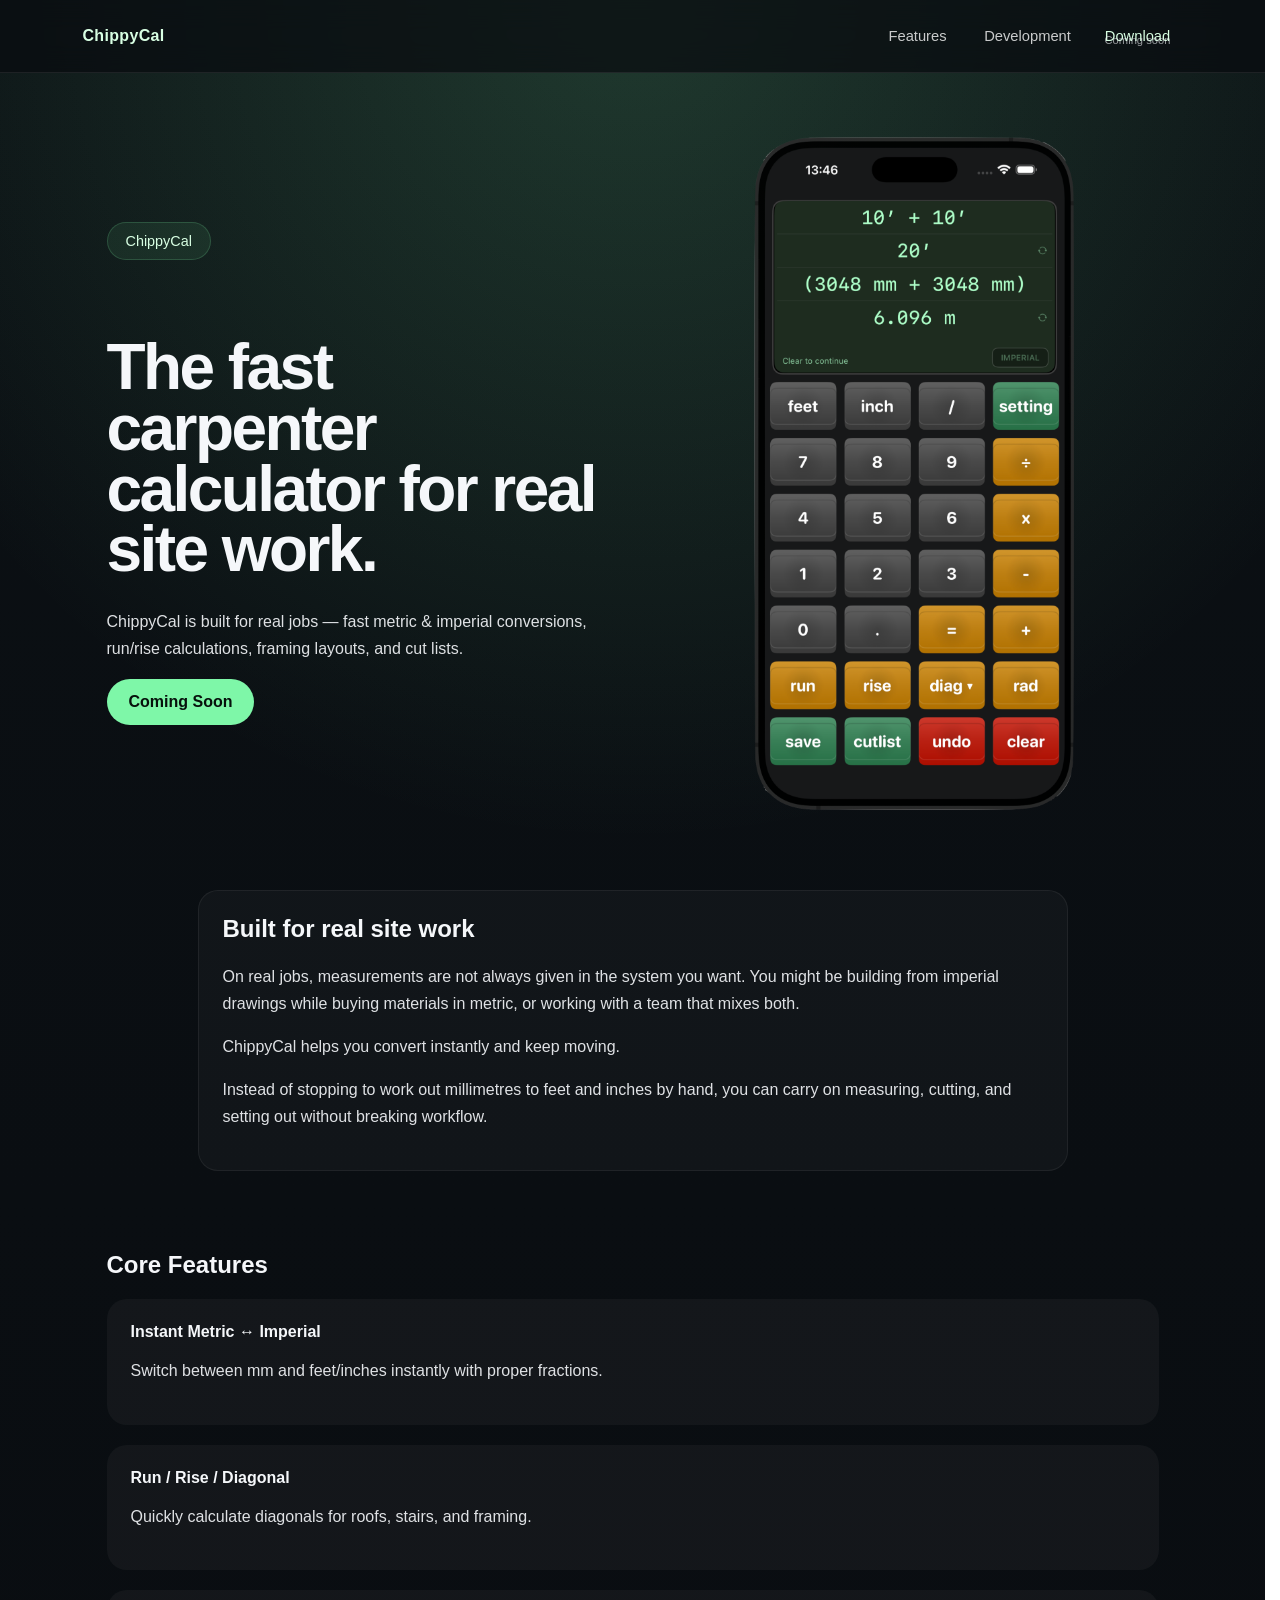
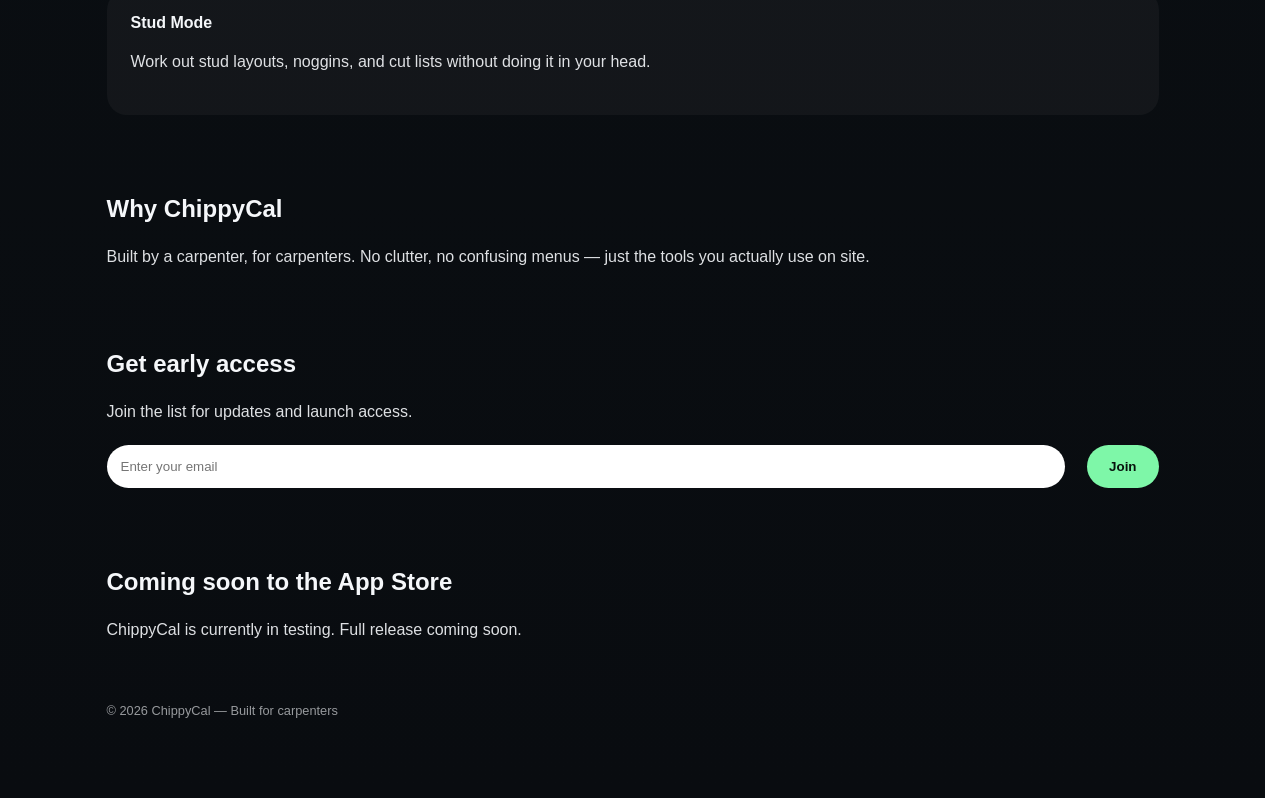
<file: index.html>
<!DOCTYPE html>
<html lang="en">
<head>
<meta charset="UTF-8" />
<meta name="viewport" content="width=device-width, initial-scale=1.0" />
<title>ChippyCal | Carpenter Calculator App</title>
<meta name="description" content="ChippyCal is a carpenter calculator app built for fast metric and imperial conversions, framing layouts, run/rise/diagonal calculations, and cut lists." />
<link rel="stylesheet" href="header.css">

<style>
body {
  margin:0;
  font-family:-apple-system, BlinkMacSystemFont, 'SF Pro Display', sans-serif;
  background:
    radial-gradient(circle at top, rgba(126, 247, 168, 0.18), transparent 34%),
    linear-gradient(180deg, #0b1014 0%, #090c10 100%);
  color:#f5f7fa;
  overflow-x:hidden;
}

.container {
  max-width:1100px;
  margin:0 auto;
  padding:64px 24px 80px;
  box-sizing:border-box;
}

h1 {
  font-size:clamp(2.5rem,5vw,4.6rem);
  line-height:0.95;
  letter-spacing:-0.04em;
  margin-bottom:28px;
}

p {
  line-height:1.7;
  opacity:0.9;
}

.hero {
  display:grid;
  grid-template-columns:1fr 1fr;
  gap:72px;
  align-items:center;
  min-height:72vh;
}

.button {
  display:inline-block;
  padding:14px 22px;
  border-radius:999px;
  background:#7ef7a8;
  color:#07110c;
  font-weight:600;
  text-decoration:none;
}

.section {
  margin-top:80px;
}

.card {
  background:rgba(255,255,255,0.04);
  padding:24px;
  border-radius:20px;
  margin-top:20px;
}

.input {
  padding:14px;
  border-radius:999px;
  border:none;
  width:250px;
  margin-right:10px;
}

.signup-form {
  display:flex;
  gap:12px;
  flex-wrap:wrap;
  margin-top:20px;
}

.signup-form .input {
  flex:1;
  min-width:240px;
}

.signup-form button {
  border:none;
  cursor:pointer;
}

.footer {
  margin-top:60px;
  font-size:0.8rem;
  opacity:0.6;
}

@media (max-width: 860px) {
  .hero {
    grid-template-columns:1fr;
    gap:48px;
    text-align:center;
  }

  .hero img {
    width:100% !important;
    max-width:340px !important;
  }

  .container {
    padding:48px 20px 72px;
  }
}
</style>
</head>

<body>

<header class="header">
  <div class="header-inner">
    <a class="logo" href="index.html">ChippyCal</a>

    <nav class="nav" aria-label="Main navigation">
      <a href="features.html">Features</a>
      <a href="development.html">Development</a>

      <div style="position:relative; display:flex; align-items:center;">
        <a class="download-link" href="#appstore">Download</a>
        <div style="position:absolute; top:34px; left:50%; transform:translateX(-50%); font-size:0.7rem; opacity:0.6; white-space:nowrap;">Coming soon</div>
      </div>
    </nav>
  </div>
</header>

<main class="container">

  <section class="hero">
    <div>
      <div style="display:inline-block; padding:10px 18px; border-radius:999px; background:rgba(126,247,168,0.08); border:1px solid rgba(126,247,168,0.18); color:#d8ffe3; font-size:0.9rem; margin-bottom:24px;">
        ChippyCal
      </div>

      <h1>The fast carpenter calculator for real site work.</h1>

      <p>
        ChippyCal is built for real jobs — fast metric & imperial conversions,
        run/rise calculations, framing layouts, and cut lists.
      </p>

      <a href="#appstore" class="button">Coming Soon</a>
    </div>

    <div>
      <img src="images/chippycal-clean-phone.png" alt="ChippyCal app preview on iPhone" style="width:100%; max-width:320px; display:block; margin:0 auto; border-radius:20px;">
    </div>
  </section>

  <section class="section">
    <div class="card" style="background:rgba(255,255,255,0.03); border:1px solid rgba(255,255,255,0.06); max-width:820px; margin:0 auto;">
      <h2 style="margin-top:0;">Built for real site work</h2>

      <p>
        On real jobs, measurements are not always given in the system you want.
        You might be building from imperial drawings while buying materials in metric,
        or working with a team that mixes both.
      </p>

      <p>
        ChippyCal helps you convert instantly and keep moving.
      </p>

      <p>
        Instead of stopping to work out millimetres to feet and inches by hand,
        you can carry on measuring, cutting, and setting out without breaking workflow.
      </p>
    </div>
  </section>

  <section class="section">
    <h2>Core Features</h2>

    <div class="card">
      <strong>Instant Metric ↔ Imperial</strong>
      <p>Switch between mm and feet/inches instantly with proper fractions.</p>
    </div>

    <div class="card">
      <strong>Run / Rise / Diagonal</strong>
      <p>Quickly calculate diagonals for roofs, stairs, and framing.</p>
    </div>

    <div class="card">
      <strong>Stud Mode</strong>
      <p>Work out stud layouts, noggins, and cut lists without doing it in your head.</p>
    </div>
  </section>

  <section class="section">
    <h2>Why ChippyCal</h2>
    <p>
      Built by a carpenter, for carpenters. No clutter, no confusing menus — just the tools you actually use on site.
    </p>
  </section>

  <section class="section signup">
    <h2>Get early access</h2>
    <p>Join the list for updates and launch access.</p>

    <form
      class="signup-form"
      action="https://chippycal.us5.list-manage.com/subscribe/post?u=5f788e381d7d2507d632d8ed6&amp;id=597a0e510a&amp;f_id=00f2bdedf0"
      method="post"
      target="_blank"
    >
      <input
        class="input"
        type="email"
        name="EMAIL"
        placeholder="Enter your email"
        required
      >

      <div style="position:absolute; left:-5000px;" aria-hidden="true">
        <input type="text" name="b_5f788e381d7d2507d632d8ed6_597a0e510a" tabindex="-1" value="">
      </div>

      <button type="submit" class="button">
        Join
      </button>
    </form>
  </section>

  <section class="section" id="appstore">
    <h2>Coming soon to the App Store</h2>
    <p>
      ChippyCal is currently in testing. Full release coming soon.
    </p>
  </section>

  <footer class="footer">
    © 2026 ChippyCal — Built for carpenters
  </footer>

</main>

</body>
</html>
</file>
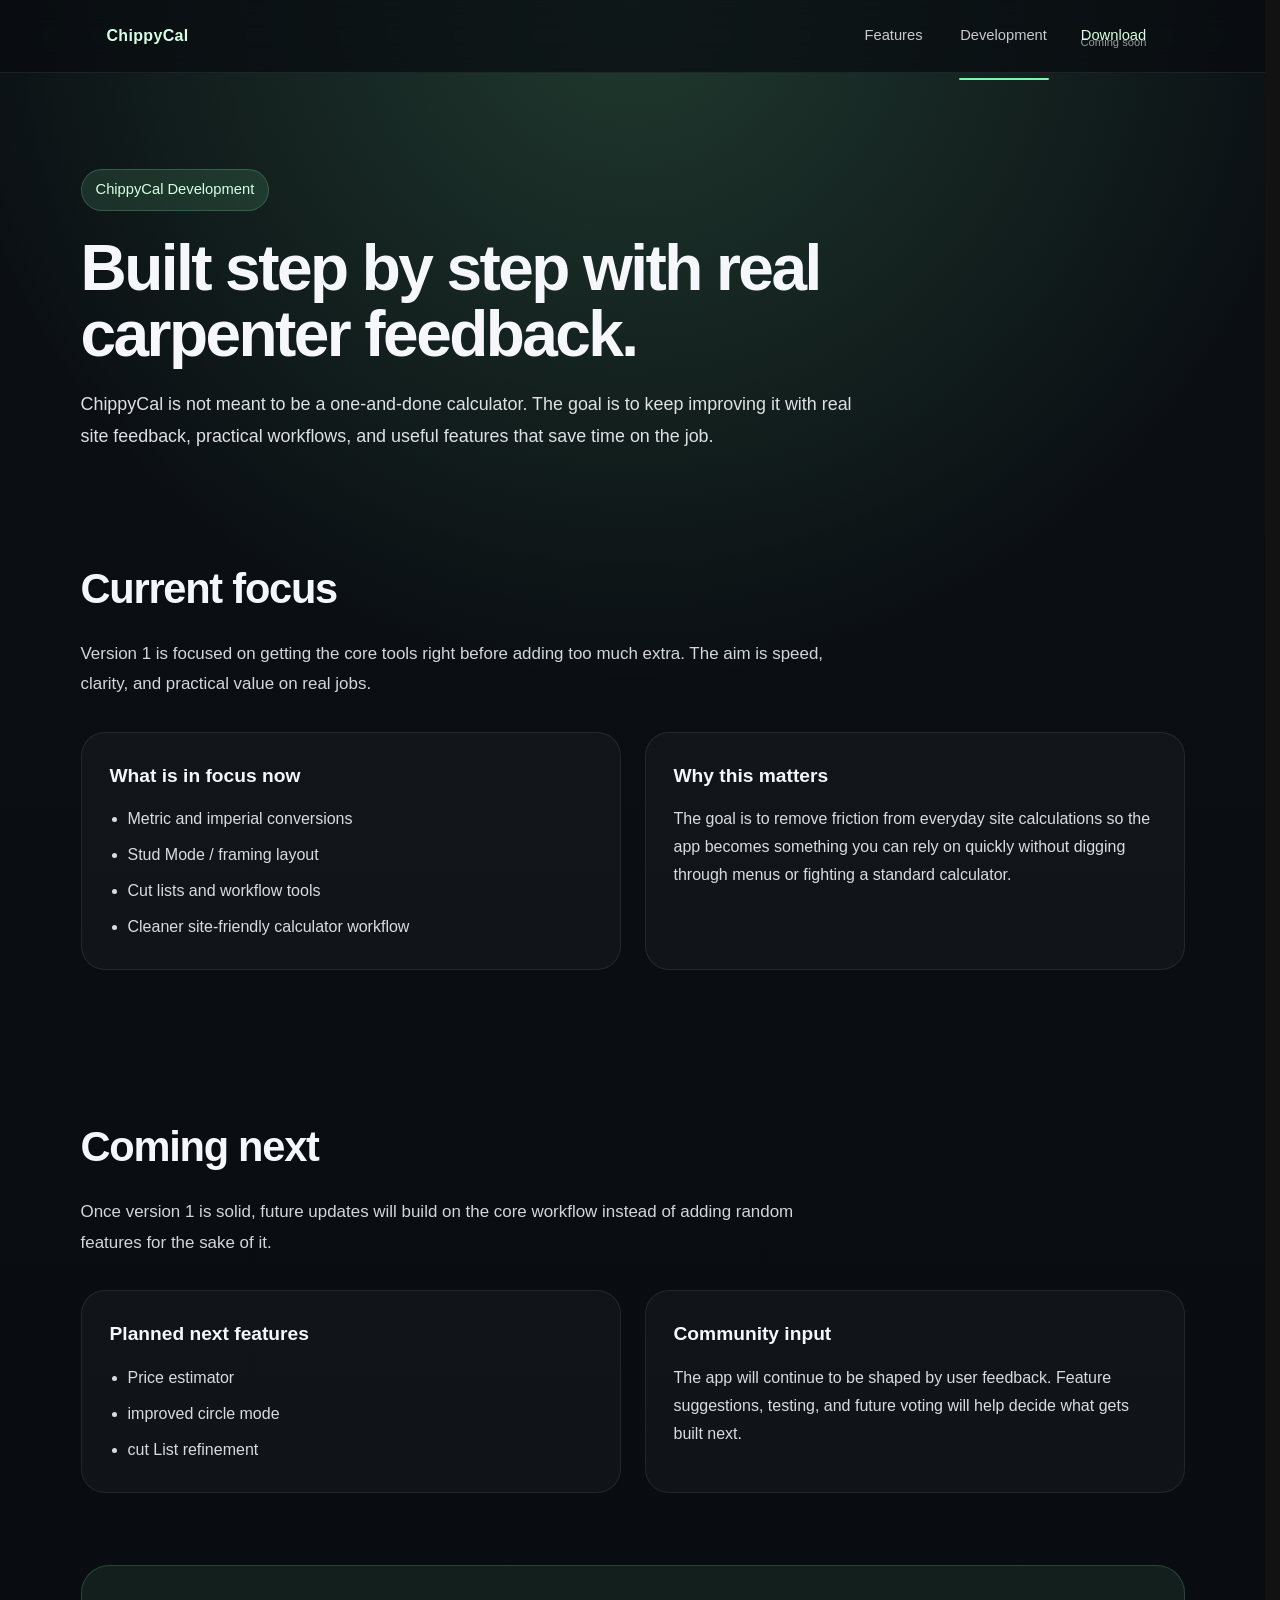
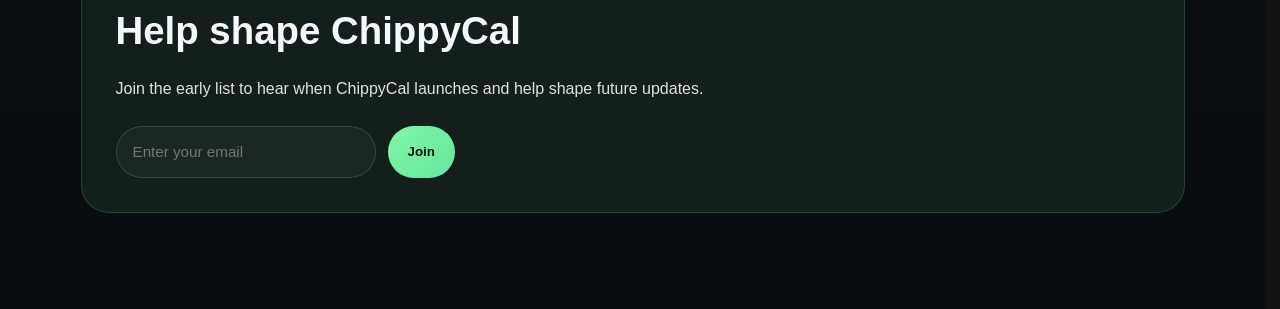
<file: development.html>
<!DOCTYPE html>
<html lang="en">
<head>
<meta charset="UTF-8" />
<meta name="viewport" content="width=device-width, initial-scale=1.0" />
<title>ChippyCal Development</title>
<link rel="stylesheet" href="header.css">
<style>
:root { color-scheme: dark; }

* { box-sizing: border-box; }

body {
margin: 0;
font-family: -apple-system, BlinkMacSystemFont, "SF Pro Display", "Inter", sans-serif;
background:
radial-gradient(circle at top, rgba(126, 247, 168, 0.18), transparent 34%),
linear-gradient(180deg, #0b1014 0%, #090c10 100%);
color: #f5f7fa;
line-height: 1.6;
}

.page-hero {
max-width: 1200px;
margin: 0 auto;
padding: 96px 48px 32px;
}

.eyebrow {
display: inline-flex;
padding: 8px 14px;
border-radius: 999px;
background: rgba(126, 247, 168, 0.12);
border: 1px solid rgba(126, 247, 168, 0.22);
color: #d6ffe2;
font-size: 0.92rem;
margin-bottom: 24px;
}

h1 {
font-size: clamp(2.6rem, 5vw, 4.5rem);
line-height: 1.04;
letter-spacing: -0.04em;
margin: 0 0 20px;
max-width: 900px;
}

.hero-copy {
max-width: 780px;
font-size: 1.12rem;
line-height: 1.8;
opacity: 0.9;
margin: 0;
}

.section {
max-width: 1200px;
margin: 0 auto;
padding: 72px 48px;
}

.section-header {
max-width: 760px;
margin-bottom: 32px;
}

.section-header h2 {
font-size: clamp(1.8rem, 3.4vw, 2.6rem);
margin: 0 0 16px;
letter-spacing: -0.03em;
}

.section-header p {
margin: 0;
font-size: 1.06rem;
line-height: 1.8;
opacity: 0.86;
}

.grid {
display: grid;
grid-template-columns: repeat(2, 1fr);
gap: 24px;
}

.card {
background: rgba(255, 255, 255, 0.03);
border: 1px solid rgba(255, 255, 255, 0.08);
border-radius: 24px;
padding: 28px;
}

.card h3 {
margin: 0 0 14px;
font-size: 1.2rem;
}

.card p,
.card ul {
margin: 0;
opacity: 0.88;
line-height: 1.75;
}

.card ul {
padding-left: 18px;
display: grid;
gap: 8px;
}

.footer-cta {
max-width: 1200px;
margin: 0 auto;
padding: 0 48px 96px;
}

.footer-cta-card {
background: rgba(126, 247, 168, 0.08);
border: 1px solid rgba(126, 247, 168, 0.18);
border-radius: 28px;
padding: 34px;
}

.footer-cta-card h2 {
margin: 0 0 14px;
font-size: clamp(1.8rem, 3vw, 2.5rem);
}

.footer-cta-card p {
margin: 0 0 22px;
max-width: 760px;
opacity: 0.9;
line-height: 1.8;
}

.signup-form {
display: flex;
gap: 12px;
flex-wrap: wrap;
margin-top: 0;
}

.signup-input {
min-height: 52px;
padding: 0 16px;
border-radius: 999px;
border: 1px solid rgba(255,255,255,0.14);
background: rgba(255,255,255,0.04);
color: #f5f7fa;
min-width: 260px;
font-size: 0.95rem;
}

.btn-primary {
display: inline-flex;
align-items: center;
justify-content: center;
min-height: 52px;
padding: 0 20px;
border-radius: 999px;
text-decoration: none;
font-weight: 600;
background: linear-gradient(135deg, #7ef7a8 0%, #67e49f 100%);
color: #07110c;
border: none;
cursor: pointer;
}

@media (max-width: 980px) {

.page-hero,
.section,
.footer-cta {
padding-left: 24px;
padding-right: 24px;
}

.grid {
grid-template-columns: 1fr;
}

.card {
padding: 24px;
}

.card h3 {
font-size: 1.5rem;
}

.card p,
.card ul {
font-size: 1.05rem;
line-height: 1.8;
}
}
</style>
</head>
<body>
<header class="header">
<div class="header-inner">
<a class="logo" href="index.html">ChippyCal</a>
<nav class="nav" aria-label="Main navigation">
<a href="features.html">Features</a>
<a class="active" href="development.html">Development</a>
<div style="position:relative; display:flex; align-items:center;">
<a class="download-link" href="#">Download</a>
<div style="position:absolute; top:34px; left:50%; transform:translateX(-50%); font-size:0.7rem; opacity:0.6; white-space:nowrap;">Coming soon</div>
</div>
</nav>
</div>
</header>

<section class="page-hero">
<span class="eyebrow">ChippyCal Development</span>
<h1>Built step by step with real carpenter feedback.</h1>
<p class="hero-copy">
ChippyCal is not meant to be a one-and-done calculator. The goal is to keep improving it with real site feedback, practical workflows, and useful features that save time on the job.
</p>
</section>

<section class="section">
<div class="section-header">
<h2>Current focus</h2>
<p>
Version 1 is focused on getting the core tools right before adding too much extra. The aim is speed, clarity, and practical value on real jobs.
</p>
</div>

<div class="grid">
<div class="card">
<h3>What is in focus now</h3>
<ul>
<li>Metric and imperial conversions</li>
<li>Stud Mode / framing layout</li>
<li>Cut lists and workflow tools</li>
<li>Cleaner site-friendly calculator workflow</li>
</ul>
</div>

<div class="card">
<h3>Why this matters</h3>
<p>
The goal is to remove friction from everyday site calculations so the app becomes something you can rely on quickly without digging through menus or fighting a standard calculator.
</p>
</div>
</div>
</section>

<section class="section">
<div class="section-header">
<h2>Coming next</h2>
<p>
Once version 1 is solid, future updates will build on the core workflow instead of adding random features for the sake of it.
</p>
</div>

<div class="grid">
<div class="card">
<h3>Planned next features</h3>
<ul>
<li> Price estimator</li>
<li> improved circle mode</li>
<li> cut List refinement</li>
</li>
</ul> 
</div>

<div class="card">
<h3>Community input</h3>
<p>
The app will continue to be shaped by user feedback. Feature suggestions, testing, and future voting will help decide what gets built next.
</p>
</div>
</div>
</section>

<section class="footer-cta">
<div class="footer-cta-card">
<h2>Help shape ChippyCal</h2>
<p>
Join the early list to hear when ChippyCal launches and help shape future updates.
</p>
<form action="https://chippycal.us5.list-manage.com/subscribe/post?u=5f788e381d7d2507d632d8ed6&amp;id=597a0e510a&amp;f_id=00c2bdedf0" method="post" target="_blank">
<div class="signup-form">
<input
class="signup-input"
type="email"
name="EMAIL"
placeholder="Enter your email"
required
>
<button type="submit" class="btn-primary">Join</button>
</div>

<div style="position:absolute; left:-5000px;" aria-hidden="true">
<input type="text" name="b_5f788e381d7d2507d632d8ed6_597a0e510a" tabindex="-1" value="">
</div>
</form>
</div>
</section>
</body>
</html>
</file>
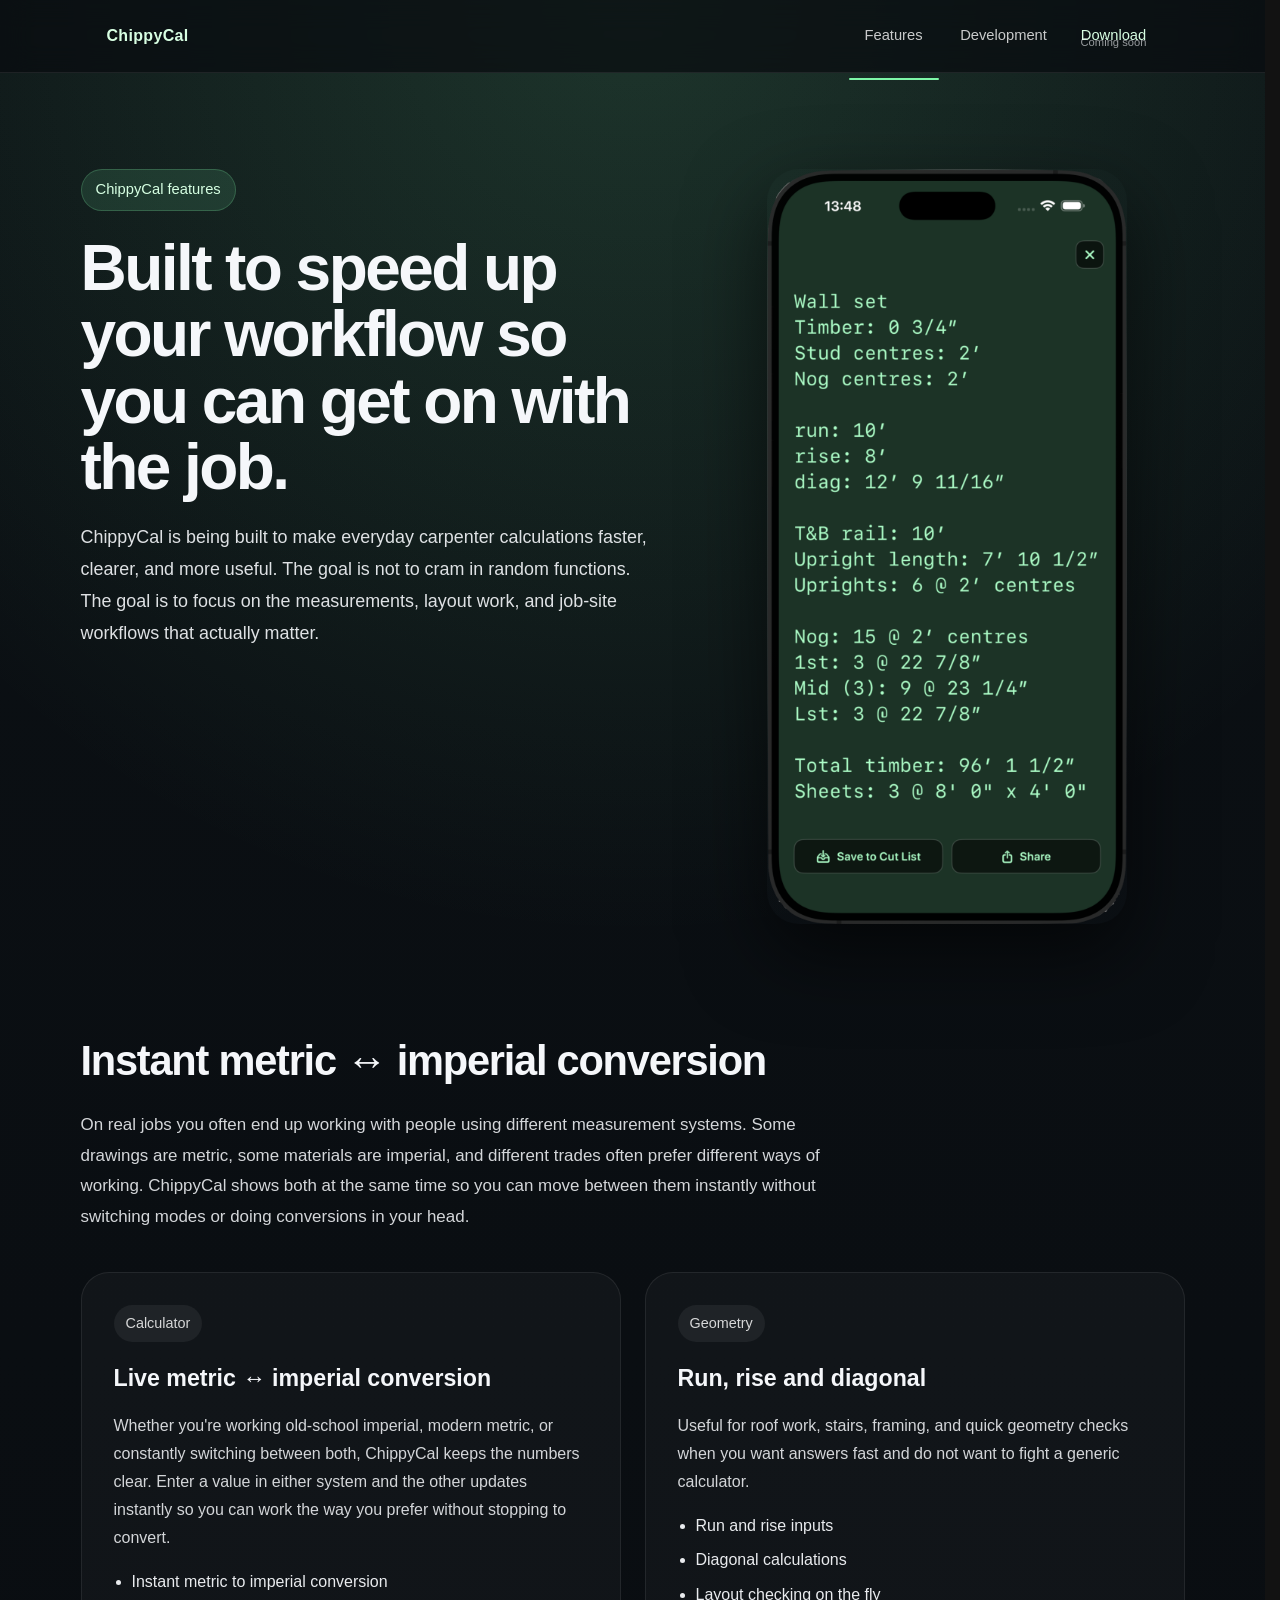
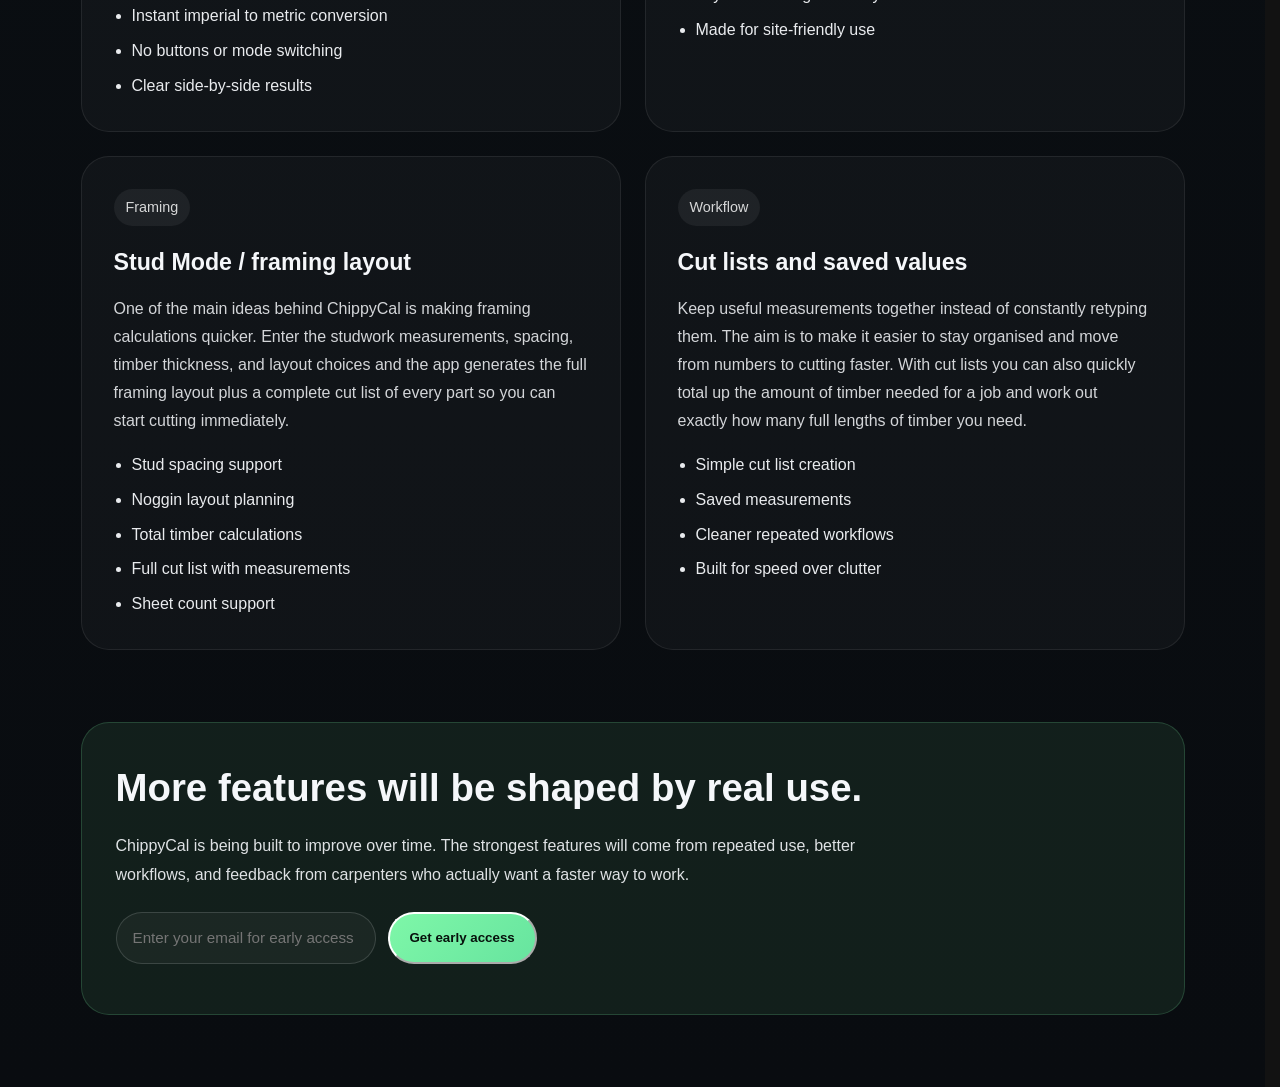
<file: features.html>
<!DOCTYPE html>
<html lang="en">
<head>
    <meta charset="UTF-8" />
    <meta name="viewport" content="width=device-width, initial-scale=1.0" />
    <title>ChippyCal Features</title>
    <link rel="stylesheet" href="header.css">
    <style>
        :root {
            color-scheme: dark;
        }

        * {
            box-sizing: border-box;
        }

        html {
            scroll-behavior: smooth;
        }

        body {
            margin: 0;
            font-family: -apple-system, BlinkMacSystemFont, "SF Pro Display", "Inter", sans-serif;
            background:
                radial-gradient(circle at top, rgba(126, 247, 168, 0.16), transparent 34%),
                linear-gradient(180deg, #0b1014 0%, #090c10 100%);
            color: #f5f7fa;
            line-height: 1.6;
        }

        a {
            color: inherit;
        }


        .page-hero {
            max-width: 1200px;
            margin: 0 auto;
            padding: 96px 48px 32px;
            display: grid;
            grid-template-columns: 1.1fr 0.9fr;
            gap: 48px;
            align-items: flex-start;
        }

        .eyebrow {
            display: inline-flex;
            padding: 8px 14px;
            border-radius: 999px;
            background: rgba(126, 247, 168, 0.12);
            border: 1px solid rgba(126, 247, 168, 0.22);
            color: #d6ffe2;
            font-size: 0.92rem;
            margin-bottom: 24px;
        }

        h1 {
            font-size: clamp(2.6rem, 5vw, 4.5rem);
            line-height: 1.04;
            letter-spacing: -0.04em;
            margin: 0 0 20px;
            max-width: 900px;
        }

        .hero-copy {
            max-width: 780px;
            font-size: 1.12rem;
            line-height: 1.8;
            opacity: 0.9;
            margin: 0;
        }

        .hero-phone {
            display: flex;
            justify-content: center;
        }

        .section {
            max-width: 1200px;
            margin: 0 auto;
            padding: 72px 48px;
        }

        .section-header {
            max-width: 760px;
            margin-bottom: 40px;
        }

        .section-header h2 {
            font-size: clamp(1.8rem, 3.4vw, 2.6rem);
            margin: 0 0 16px;
            letter-spacing: -0.03em;
        }

        .section-header p {
            margin: 0;
            font-size: 1.06rem;
            line-height: 1.8;
            opacity: 0.86;
        }

        .feature-grid {
            display: grid;
            grid-template-columns: repeat(2, minmax(0, 1fr));
            gap: 24px;
        }

        .feature-card {
            background: rgba(255, 255, 255, 0.03);
            border: 1px solid rgba(255, 255, 255, 0.08);
            border-radius: 28px;
            padding: 32px;
        }

        .feature-tag {
            display: inline-flex;
            margin-bottom: 18px;
            padding: 7px 12px;
            border-radius: 999px;
            background: rgba(255, 255, 255, 0.06);
            color: rgba(255, 255, 255, 0.82);
            font-size: 0.9rem;
        }

        .feature-card h3 {
            margin: 0 0 14px;
            font-size: 1.45rem;
        }

        .feature-card p {
            margin: 0 0 18px;
            line-height: 1.75;
            opacity: 0.85;
        }

        .feature-card ul {
            margin: 0;
            padding-left: 18px;
            display: grid;
            gap: 10px;
        }

        .feature-card li {
            line-height: 1.55;
            opacity: 0.95;
        }

        .example-section {
            display: grid;
            grid-template-columns: 1fr 1fr;
            gap: 24px;
        }

        .example-card,
        .placeholder-card {
            background: rgba(255, 255, 255, 0.03);
            border: 1px solid rgba(255, 255, 255, 0.08);
            border-radius: 28px;
            padding: 32px;
        }

        .example-card h3,
        .placeholder-card h3 {
            margin: 0 0 16px;
            font-size: 1.3rem;
        }

        .example-card p,
        .placeholder-card p {
            margin: 0 0 16px;
            line-height: 1.75;
            opacity: 0.86;
        }

        .example-card p:last-child,
        .placeholder-card p:last-child {
            margin-bottom: 0;
        }

        .example-list {
            display: grid;
            gap: 14px;
            margin-top: 18px;
        }

        .example-row {
            display: flex;
            justify-content: space-between;
            gap: 16px;
            padding-bottom: 12px;
            border-bottom: 1px solid rgba(255, 255, 255, 0.08);
        }

        .example-row:last-child {
            border-bottom: 0;
            padding-bottom: 0;
        }

        .example-label {
            opacity: 0.7;
        }

        .example-value {
            font-weight: 700;
        }

        .footer-cta {
            max-width: 1200px;
            margin: 0 auto;
            padding: 0 48px 72px;
        }

        .footer-cta-card {
            background: rgba(126, 247, 168, 0.08);
            border: 1px solid rgba(126, 247, 168, 0.18);
            border-radius: 28px;
            padding: 34px;
        }

        .footer-cta-card h2 {
            margin: 0 0 14px;
            font-size: clamp(1.8rem, 3vw, 2.5rem);
        }

        .footer-cta-card p {
            margin: 0 0 22px;
            max-width: 760px;
            opacity: 0.9;
            line-height: 1.8;
        }

        .button-row {
            display: flex;
            flex-wrap: wrap;
            gap: 14px;
        }

        .btn-primary,
        .btn-secondary {
            display: inline-flex;
            align-items: center;
            justify-content: center;
            min-height: 52px;
            padding: 0 20px;
            border-radius: 999px;
            text-decoration: none;
            font-weight: 600;
            transition: transform 0.2s ease, opacity 0.2s ease;
        }

        .btn-primary {
            background: linear-gradient(135deg, #7ef7a8 0%, #67e49f 100%);
            color: #07110c;
        }

        .btn-secondary {
            border: 1px solid rgba(255, 255, 255, 0.12);
            background: rgba(255, 255, 255, 0.04);
            color: #f5f7fa;
        }

        .btn-primary:hover,
        .btn-secondary:hover {
            transform: translateY(-1px);
            opacity: 0.96;
        }

        @media (max-width: 980px) {
            .page-hero,
            .section,
            .footer-cta {
                padding-left: 24px;
                padding-right: 24px;
            }

            .feature-grid,
            .example-section {
                grid-template-columns: 1fr;
            }
        }
    </style>
</head>
<body>
    <header class="header">
        <div class="header-inner">
            <a class="logo" href="index.html">ChippyCal</a>
            <nav class="nav" aria-label="Main navigation">
                <a class="active" href="features.html">Features</a>
                <a href="development.html">Development</a>
                <div style="position:relative; display:flex; align-items:center;">
                  <a class="download-link" href="#">Download</a>
                  <div style="position:absolute; top:34px; left:50%; transform:translateX(-50%); font-size:0.7rem; opacity:0.6; white-space:nowrap;">Coming soon</div>
                </div>
            </nav>
        </div>
    </header>

    <section class="page-hero">
        <div>
            <span class="eyebrow">ChippyCal features</span>
            <h1>Built to speed up your workflow so you can get on with the job.</h1>
            <p class="hero-copy">
                ChippyCal is being built to make everyday carpenter calculations faster, clearer, and more useful. The goal is not to cram in random functions. The goal is to focus on the measurements, layout work, and job-site workflows that actually matter.
            </p>
        </div>
        <div class="hero-phone">
            <img src="images/stud-mode.png" alt="ChippyCal stud mode full screen" style="width:360px; max-width:100%; border-radius:32px; box-shadow:0 30px 80px rgba(0,0,0,0.6);">
        </div>
    </section>

    <section class="section">
        <div class="section-header">
            <h2>Instant metric ↔ imperial conversion</h2>
            <p>
                On real jobs you often end up working with people using different measurement systems. Some drawings are metric, some materials are imperial, and different trades often prefer different ways of working. ChippyCal shows both at the same time so you can move between them instantly without switching modes or doing conversions in your head.
            </p>
        </div>

        <div class="feature-grid">
            <article class="feature-card">
                <span class="feature-tag">Calculator</span>
                <h3>Live metric ↔ imperial conversion</h3>
                <p>
                    Whether you're working old‑school imperial, modern metric, or constantly switching between both, ChippyCal keeps the numbers clear. Enter a value in either system and the other updates instantly so you can work the way you prefer without stopping to convert.
                </p>
                <ul>
                    <li>Instant metric to imperial conversion</li>
                    <li>Instant imperial to metric conversion</li>
                    <li>No buttons or mode switching</li>
                    <li>Clear side‑by‑side results</li>
                </ul>
            </article>

            <article class="feature-card">
                <span class="feature-tag">Geometry</span>
                <h3>Run, rise and diagonal</h3>
                <p>
                    Useful for roof work, stairs, framing, and quick geometry checks when you want answers fast and do not want to fight a generic calculator.
                </p>
                <ul>
                    <li>Run and rise inputs</li>
                    <li>Diagonal calculations</li>
                    <li>Layout checking on the fly</li>
                    <li>Made for site-friendly use</li>
                </ul>
            </article>

            <article class="feature-card">
                <span class="feature-tag">Framing</span>
                <h3>Stud Mode / framing layout</h3>
                <p>
                    One of the main ideas behind ChippyCal is making framing calculations quicker. Enter the studwork measurements, spacing, timber thickness, and layout choices and the app generates the full framing layout plus a complete cut list of every part so you can start cutting immediately.
                </p>
                <ul>
                    <li>Stud spacing support</li>
                    <li>Noggin layout planning</li>
                    <li>Total timber calculations</li>
                    <li>Full cut list with measurements</li>
                    <li>Sheet count support</li>
                </ul>
            </article>

            <article class="feature-card">
                <span class="feature-tag">Workflow</span>
                <h3>Cut lists and saved values</h3>
                <p>
                    Keep useful measurements together instead of constantly retyping them. The aim is to make it easier to stay organised and move from numbers to cutting faster. With cut lists you can also quickly total up the amount of timber needed for a job and work out exactly how many full lengths of timber you need.
                </p>
                <ul>
                    <li>Simple cut list creation</li>
                    <li>Saved measurements</li>
                    <li>Cleaner repeated workflows</li>
                    <li>Built for speed over clutter</li>
                </ul>
            </article>
        </div>
    </section>


    <section class="footer-cta">
        <div class="footer-cta-card">
            <h2>More features will be shaped by real use.</h2>
            <p>
                ChippyCal is being built to improve over time. The strongest features will come from repeated use, better workflows, and feedback from carpenters who actually want a faster way to work.
            </p>
            <div id="mc_embed_signup" style="margin-top:20px;">
                <form action="https://chippycal.us5.list-manage.com/subscribe/post?u=5f788e381d7d2507d632d8ed6&amp;id=597a0e510a&amp;f_id=00c2bdedf0" method="post" target="_self">
                    <div style="display:flex; gap:12px; flex-wrap:wrap; margin-bottom:16px;">
                        <input
                            type="email"
                            name="EMAIL"
                            placeholder="Enter your email for early access"
                            required
                            style="min-height:52px; padding:0 16px; border-radius:999px; border:1px solid rgba(255,255,255,0.14); background:rgba(255,255,255,0.04); color:#f5f7fa; min-width:260px; font-size:0.95rem;"
                        >
                        <button type="submit" class="btn-primary">Get early access</button>
                    </div>

                    <div style="position:absolute; left:-5000px;" aria-hidden="true">
                        <input type="text" name="b_5f788e381d7d2507d632d8ed6_597a0e510a" tabindex="-1" value="">
                    </div>
                </form>
            </div>

        </div>
    </section>
</body>
</html>
</file>
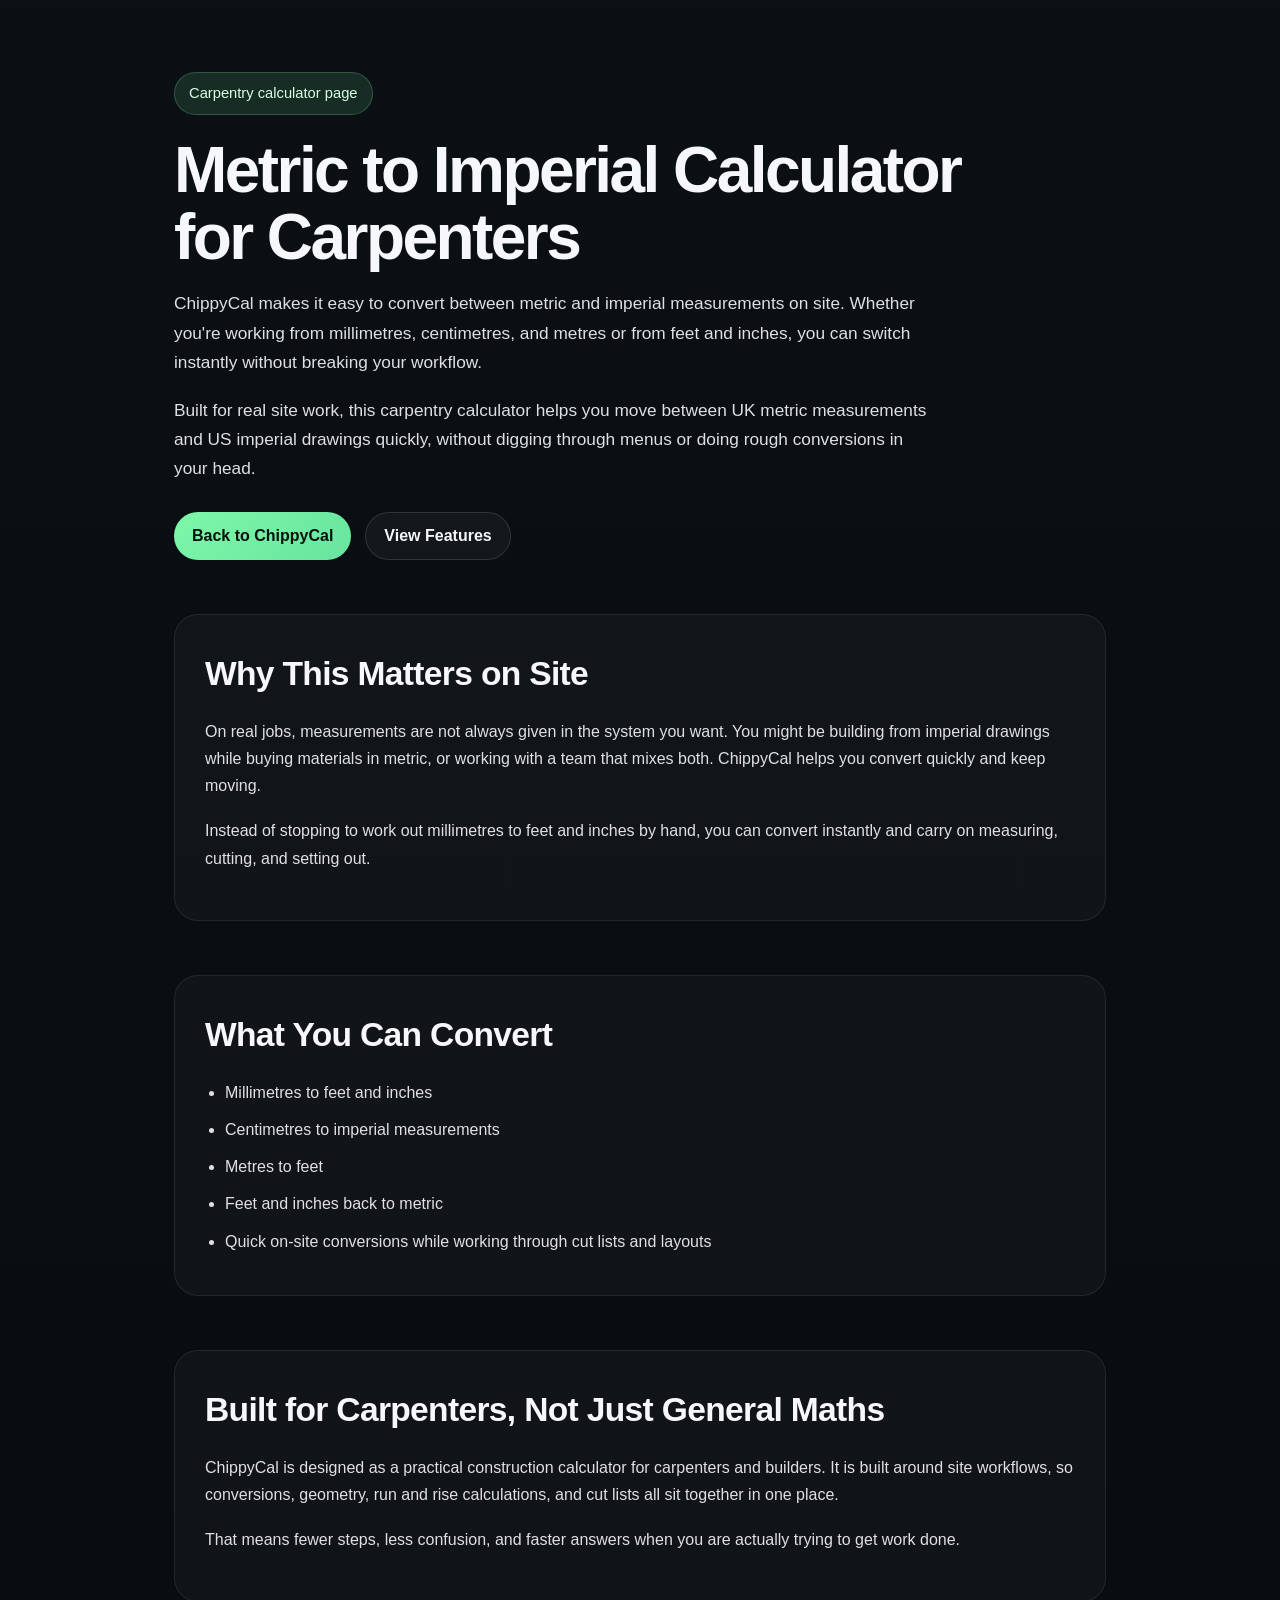
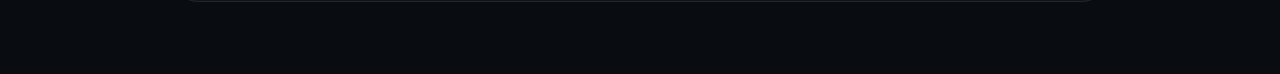
<file: metric-imperial-calculator.html>
<!DOCTYPE html>
<html lang="en">
<head>
  <meta charset="UTF-8" />
  <meta name="viewport" content="width=device-width, initial-scale=1.0" />
  <title>Metric to Imperial Calculator for Carpenters | ChippyCal</title>
  <meta name="description" content="Convert metric to imperial instantly with ChippyCal. A fast carpentry calculator for millimetres, centimetres, metres, feet and inches, built for real site work." />
  <style>
    :root {
      color-scheme: dark;
    }

    * {
      box-sizing: border-box;
    }

    body {
      margin: 0;
      font-family: -apple-system, BlinkMacSystemFont, "SF Pro Display", sans-serif;
      background: linear-gradient(180deg, #0b1014 0%, #090c10 100%);
      color: #f5f7fa;
      line-height: 1.7;
    }

    a {
      color: #7ef7a8;
      text-decoration: none;
    }

    .container {
      max-width: 980px;
      margin: 0 auto;
      padding: 72px 24px;
    }

    .eyebrow {
      display: inline-flex;
      padding: 8px 14px;
      border-radius: 999px;
      background: rgba(126, 247, 168, 0.12);
      border: 1px solid rgba(126, 247, 168, 0.22);
      color: #d6ffe2;
      font-size: 0.92rem;
      margin-bottom: 22px;
    }

    h1 {
      font-size: clamp(2.3rem, 5vw, 4rem);
      line-height: 1.05;
      letter-spacing: -0.04em;
      margin: 0 0 18px;
      max-width: 860px;
    }

    h2 {
      font-size: clamp(1.5rem, 3vw, 2.1rem);
      margin: 0 0 16px;
      letter-spacing: -0.02em;
    }

    p {
      margin: 0 0 18px;
      opacity: 0.9;
    }

    .hero-copy {
      max-width: 760px;
      font-size: 1.08rem;
    }

    .section {
      margin-top: 54px;
      padding: 30px;
      border-radius: 24px;
      background: rgba(255, 255, 255, 0.03);
      border: 1px solid rgba(255, 255, 255, 0.08);
    }

    .button-row {
      display: flex;
      flex-wrap: wrap;
      gap: 14px;
      margin-top: 28px;
    }

    .btn {
      display: inline-flex;
      align-items: center;
      justify-content: center;
      min-height: 48px;
      padding: 0 18px;
      border-radius: 999px;
      font-weight: 600;
      text-decoration: none;
    }

    .btn-primary {
      background: linear-gradient(135deg, #7ef7a8 0%, #67e49f 100%);
      color: #07110c;
    }

    .btn-secondary {
      background: rgba(255, 255, 255, 0.04);
      border: 1px solid rgba(255, 255, 255, 0.12);
      color: #f5f7fa;
    }

    ul {
      margin: 0;
      padding-left: 20px;
      opacity: 0.9;
    }

    li {
      margin-bottom: 10px;
    }
  </style>
</head>
<body>
  <div class="container">
    <span class="eyebrow">Carpentry calculator page</span>

    <h1>Metric to Imperial Calculator for Carpenters</h1>

    <p class="hero-copy">
      ChippyCal makes it easy to convert between metric and imperial measurements on site. Whether you're working from millimetres, centimetres, and metres or from feet and inches, you can switch instantly without breaking your workflow.
    </p>

    <p class="hero-copy">
      Built for real site work, this carpentry calculator helps you move between UK metric measurements and US imperial drawings quickly, without digging through menus or doing rough conversions in your head.
    </p>

    <div class="button-row">
      <a class="btn btn-primary" href="index.html">Back to ChippyCal</a>
      <a class="btn btn-secondary" href="features.html">View Features</a>
    </div>

    <section class="section">
      <h2>Why This Matters on Site</h2>
      <p>
        On real jobs, measurements are not always given in the system you want. You might be building from imperial drawings while buying materials in metric, or working with a team that mixes both. ChippyCal helps you convert quickly and keep moving.
      </p>
      <p>
        Instead of stopping to work out millimetres to feet and inches by hand, you can convert instantly and carry on measuring, cutting, and setting out.
      </p>
    </section>

    <section class="section">
      <h2>What You Can Convert</h2>
      <ul>
        <li>Millimetres to feet and inches</li>
        <li>Centimetres to imperial measurements</li>
        <li>Metres to feet</li>
        <li>Feet and inches back to metric</li>
        <li>Quick on-site conversions while working through cut lists and layouts</li>
      </ul>
    </section>

    <section class="section">
      <h2>Built for Carpenters, Not Just General Maths</h2>
      <p>
        ChippyCal is designed as a practical construction calculator for carpenters and builders. It is built around site workflows, so conversions, geometry, run and rise calculations, and cut lists all sit together in one place.
      </p>
      <p>
        That means fewer steps, less confusion, and faster answers when you are actually trying to get work done.
      </p>
    </section>
  </div>
</body>
</html>
</file>
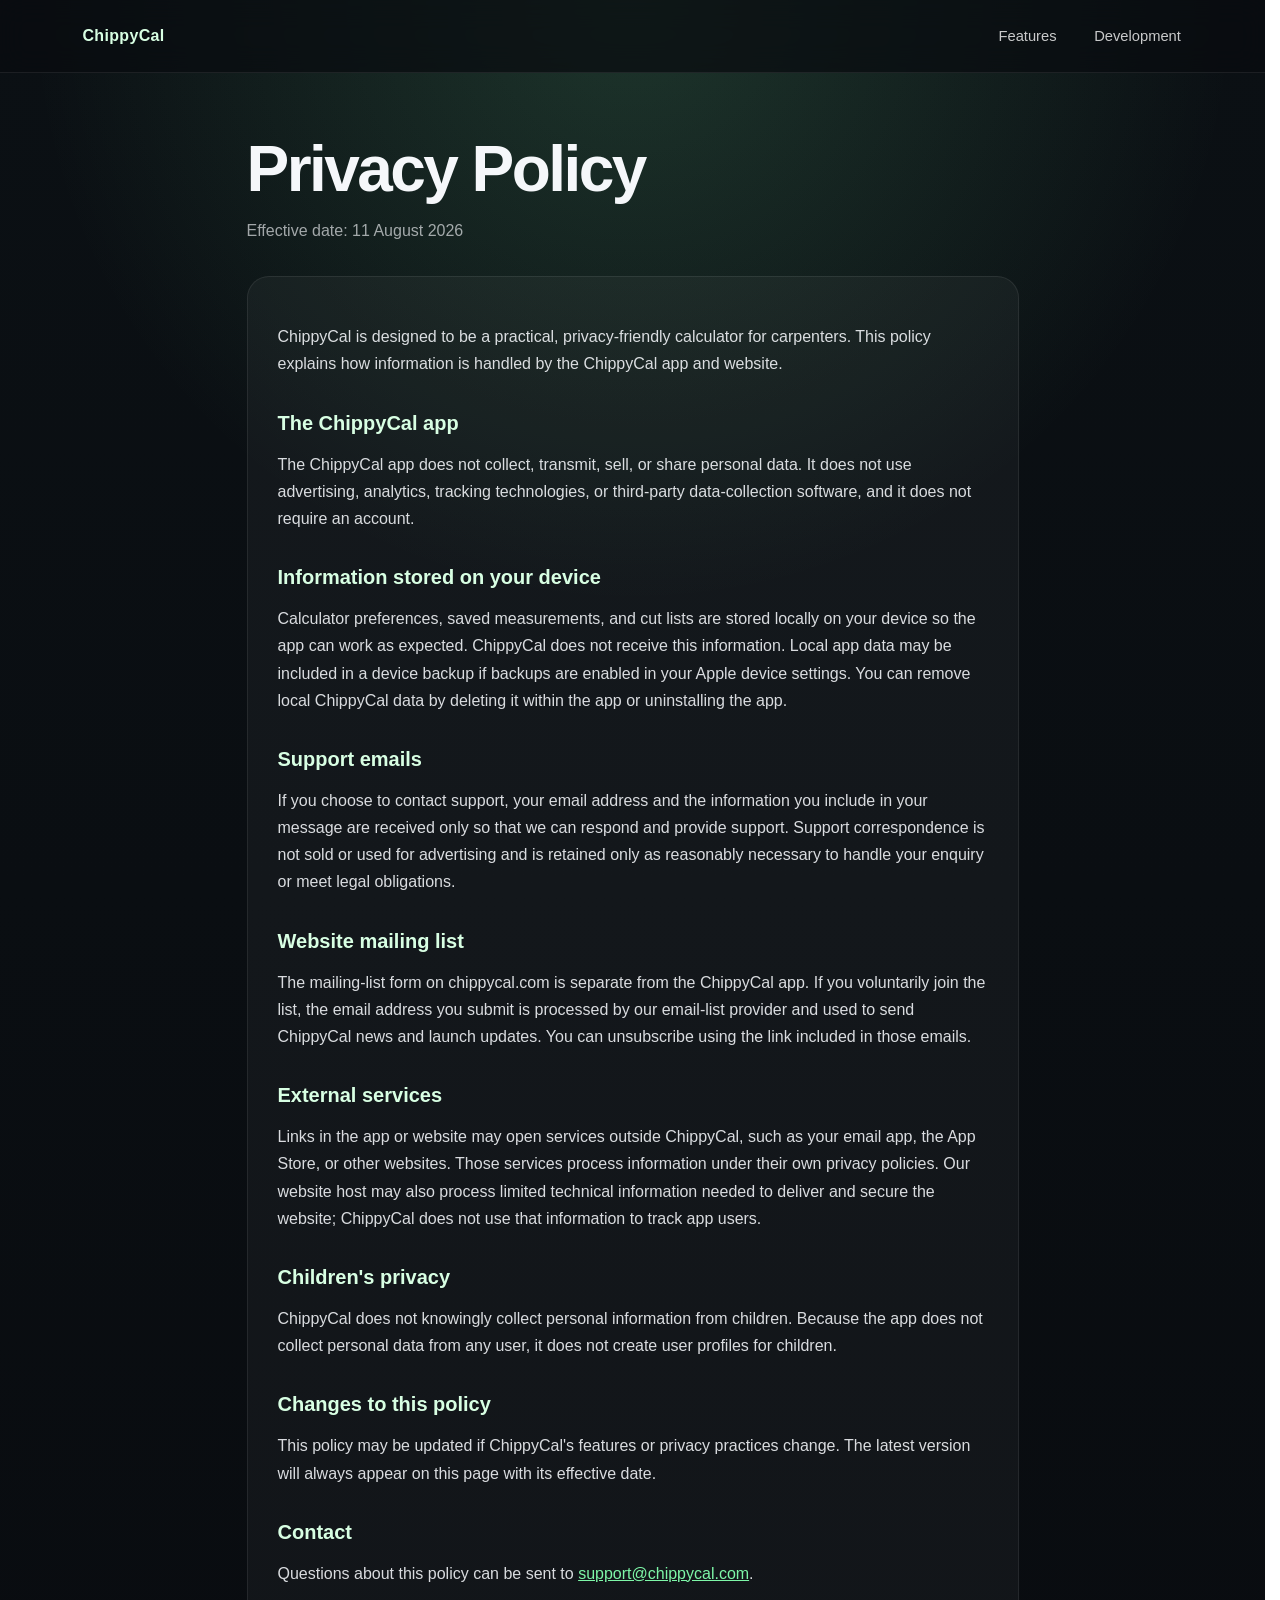
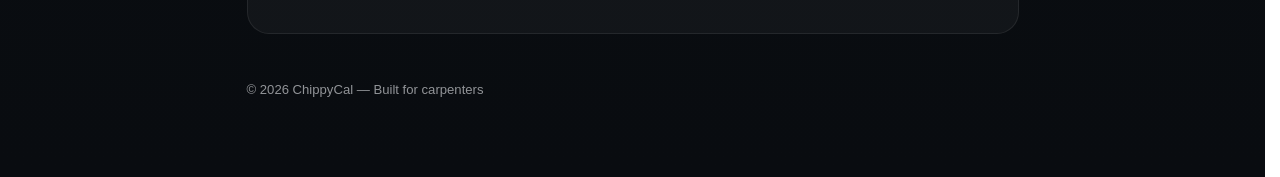
<file: privacy-policy.html>
<!DOCTYPE html>
<html lang="en">
<head>
  <meta charset="UTF-8">
  <meta name="viewport" content="width=device-width, initial-scale=1.0">
  <title>Privacy Policy | ChippyCal</title>
  <meta name="description" content="Privacy policy for the ChippyCal carpenter calculator app and website.">
  <link rel="stylesheet" href="header.css?v=20260725b">
  <style>
    body {
      margin: 0;
      font-family: -apple-system, BlinkMacSystemFont, "SF Pro Display", sans-serif;
      background:
        radial-gradient(circle at top, rgba(126, 247, 168, 0.16), transparent 32%),
        linear-gradient(180deg, #0b1014 0%, #090c10 100%);
      color: #f5f7fa;
    }

    .container {
      max-width: 820px;
      margin: 0 auto;
      padding: 64px 24px 80px;
      box-sizing: border-box;
    }

    h1 {
      margin: 0 0 12px;
      font-size: clamp(2.4rem, 6vw, 4rem);
      line-height: 1;
      letter-spacing: -0.04em;
    }

    h2 {
      margin: 34px 0 10px;
      color: #d8ffe3;
      font-size: 1.25rem;
    }

    p, li {
      line-height: 1.7;
      color: rgba(245, 247, 250, 0.88);
    }

    a {
      color: #7ef7a8;
    }

    .effective-date {
      margin-bottom: 32px;
      color: rgba(245, 247, 250, 0.64);
    }

    .policy-card {
      padding: 30px;
      border: 1px solid rgba(255, 255, 255, 0.08);
      border-radius: 22px;
      background: rgba(255, 255, 255, 0.04);
    }

    .footer {
      margin-top: 48px;
      font-size: 0.82rem;
      color: rgba(245, 247, 250, 0.58);
    }

    @media (max-width: 520px) {
      .container {
        padding: 44px 20px 64px;
      }

      .policy-card {
        padding: 22px;
      }
    }
  </style>
</head>
<body>
  <header class="header">
    <div class="header-inner">
      <a class="logo" href="index.html">ChippyCal</a>
      <nav class="nav" aria-label="Main navigation">
        <a href="features.html">Features</a>
        <a href="development.html">Development</a>
      </nav>
    </div>
  </header>

  <main class="container">
    <h1>Privacy Policy</h1>
    <p class="effective-date">Effective date: 11 August 2026</p>

    <article class="policy-card">
      <p>
        ChippyCal is designed to be a practical, privacy-friendly calculator for carpenters.
        This policy explains how information is handled by the ChippyCal app and website.
      </p>

      <h2>The ChippyCal app</h2>
      <p>
        The ChippyCal app does not collect, transmit, sell, or share personal data. It does
        not use advertising, analytics, tracking technologies, or third-party data-collection
        software, and it does not require an account.
      </p>

      <h2>Information stored on your device</h2>
      <p>
        Calculator preferences, saved measurements, and cut lists are stored locally on your
        device so the app can work as expected. ChippyCal does not receive this information.
        Local app data may be included in a device backup if backups are enabled in your Apple
        device settings. You can remove local ChippyCal data by deleting it within the app or
        uninstalling the app.
      </p>

      <h2>Support emails</h2>
      <p>
        If you choose to contact support, your email address and the information you include in
        your message are received only so that we can respond and provide support. Support
        correspondence is not sold or used for advertising and is retained only as reasonably
        necessary to handle your enquiry or meet legal obligations.
      </p>

      <h2>Website mailing list</h2>
      <p>
        The mailing-list form on chippycal.com is separate from the ChippyCal app. If you
        voluntarily join the list, the email address you submit is processed by our email-list
        provider and used to send ChippyCal news and launch updates. You can unsubscribe using
        the link included in those emails.
      </p>

      <h2>External services</h2>
      <p>
        Links in the app or website may open services outside ChippyCal, such as your email app,
        the App Store, or other websites. Those services process information under their own
        privacy policies. Our website host may also process limited technical information needed
        to deliver and secure the website; ChippyCal does not use that information to track app
        users.
      </p>

      <h2>Children's privacy</h2>
      <p>
        ChippyCal does not knowingly collect personal information from children. Because the app
        does not collect personal data from any user, it does not create user profiles for children.
      </p>

      <h2>Changes to this policy</h2>
      <p>
        This policy may be updated if ChippyCal's features or privacy practices change. The latest
        version will always appear on this page with its effective date.
      </p>

      <h2>Contact</h2>
      <p>
        Questions about this policy can be sent to
        <a href="mailto:support@chippycal.com">support@chippycal.com</a>.
      </p>
    </article>

    <footer class="footer">© 2026 ChippyCal — Built for carpenters</footer>
  </main>
</body>
</html>
</file>
<file: header.css>
html {
    overflow-y: scroll;
    scrollbar-gutter: stable;
}

body {
    margin: 0;
    min-height: 100vh;
}

.header {
    position: sticky;
    top: 0;
    z-index: 1000;
    background: rgba(9, 12, 16, 0.72);
    backdrop-filter: blur(14px);
    border-bottom: 1px solid rgba(255, 255, 255, 0.08);
}

.header-inner {
    max-width: 1100px;
    margin: 0 auto;
    padding: 0 24px;
    height: 72px;
    display: flex;
    justify-content: space-between;
    align-items: center;
    gap: 24px;
}

.logo {
    color: #d8ffe3;
    font-weight: 700;
    text-decoration: none;
    letter-spacing: 0.02em;
    position: relative;
}

.nav {
    display: flex;
    align-items: center;
    justify-content: flex-end;
    gap: 20px;
    min-width: 320px;
}

.nav a {
    text-decoration: none;
    color: rgba(255, 255, 255, 0.78);
    font-size: 0.92rem;
    position: relative;
    display: flex;
    align-items: center;
    justify-content: center;
    height: 72px;
    width: 90px;
    flex-shrink: 0;
}

.nav a:hover {
    color: #ffffff;
}

.active {
    color: #ffffff;
    position: relative;
}

.active::after {
    content: "";
    position: absolute;
    left: 0;
    bottom: -8px;
    width: 100%;
    height: 2px;
    background: #7ef7a8;
    border-radius: 999px;
}

.download-link {
    color: #d8ffe3 !important;
}

@media (max-width: 860px) {
    .header-inner {
        padding: 0 20px;
        height: 72px;
    }

    .nav {
        gap: 16px;
    }

    .nav a {
        font-size: 0.88rem;
    }
}
</file>
